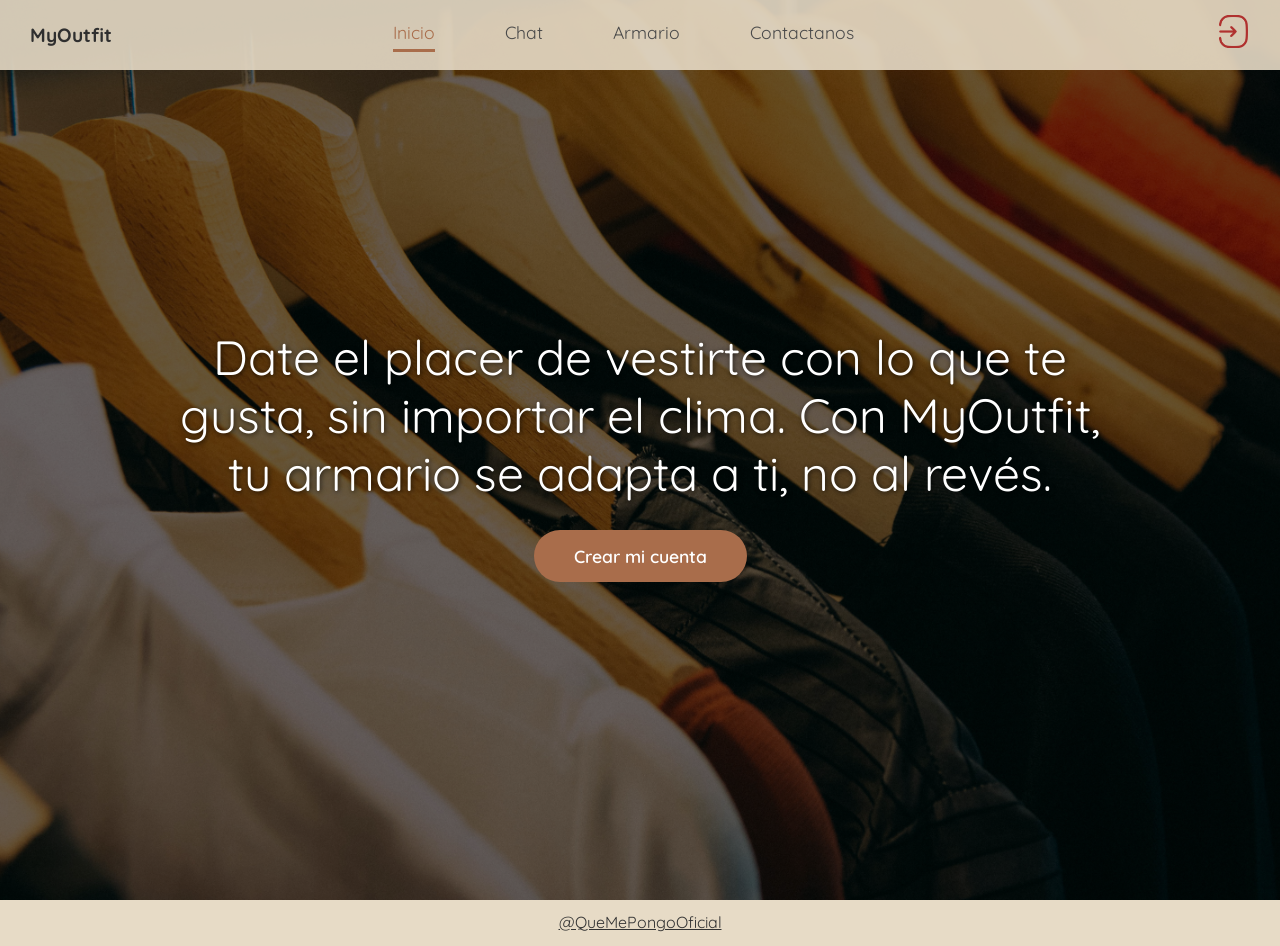
<file: wwwroot/index.html>
<!DOCTYPE html>
<html lang="es">
<head>
    <meta charset="UTF-8">
    <title>MyOutfit</title>
    <link rel="stylesheet" href="style.css">
</head>
<body>
    <header>
        <div class="logo">MyOutfit</div>
        <nav class="main-nav">
            <a href="/index.html" class="active">Inicio</a>
            <a href="chat.html">Chat</a>
            <a href="armario.html">Armario</a>
            <a href="#">Contactanos</a>
        </nav>
        <div>
            <a href="login.html"><img src="img/login.png" alt="Iniciar Sesión" height="33" /></a>
        </div>
    </header>

    <main class="hero-section">
        <div class="slogan-container">
            <p class="slogan-text">
                Date el placer de vestirte con lo que te gusta, sin importar el clima. Con MyOutfit, tu armario se adapta a ti, no al revés.
            </p>
                <a href="register.html" class="btn btn-primary">Crear mi cuenta</a>
        </div> 
    </main>

    <footer>
        <p>@QueMePongoOficial</p>
    </footer>

</body>
</html>
</file>
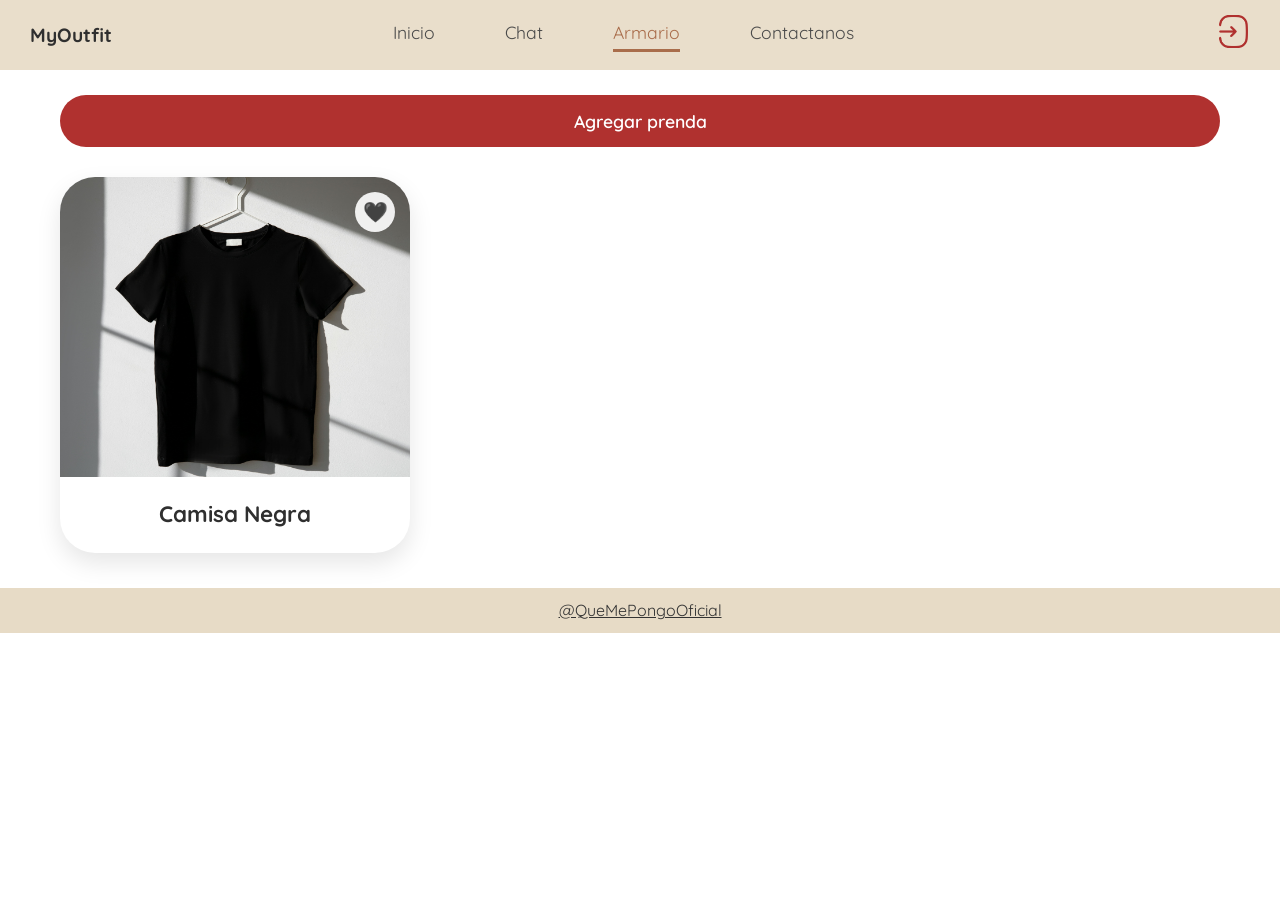
<file: wwwroot/armario.html>
<!DOCTYPE html>
<html lang="es">
<head>
  <meta charset="UTF-8">
  <title>Armario</title>
  <link rel="stylesheet" href="style.css"> 
  <link rel="stylesheet" href="armario.css"> 
</head>
<body>
    <header>
        <div class="logo">MyOutfit</div>
         <nav class="main-nav">
            <a href="/index.html">Inicio</a>
            <a href="chat.html">Chat</a>
            <a href="armario.html" class="active">Armario</a>
            <a href="#">Contactanos</a>
        </nav>
        <div>
            <a href="login.html"><img src="img/login.png" alt="Iniciar Sesión" height="33" /></a>
        </div>
    </header>

  <main class="outfits-section">
    <button class="btn btn-secondary add-btn">Agregar prenda</button>
  <div class="outfit-card">
    <div class="favorite-icon">🖤</div>
    <img src="img/blackshirt.jpg" alt="Camisa Negra">
    <div class="outfit-details">
        <h3>Camisa Negra</h3>
    </div>
  </div>
</main>


   <footer>
        <p>@QueMePongoOficial</p>
    </footer>

</body>
</html>
</file>
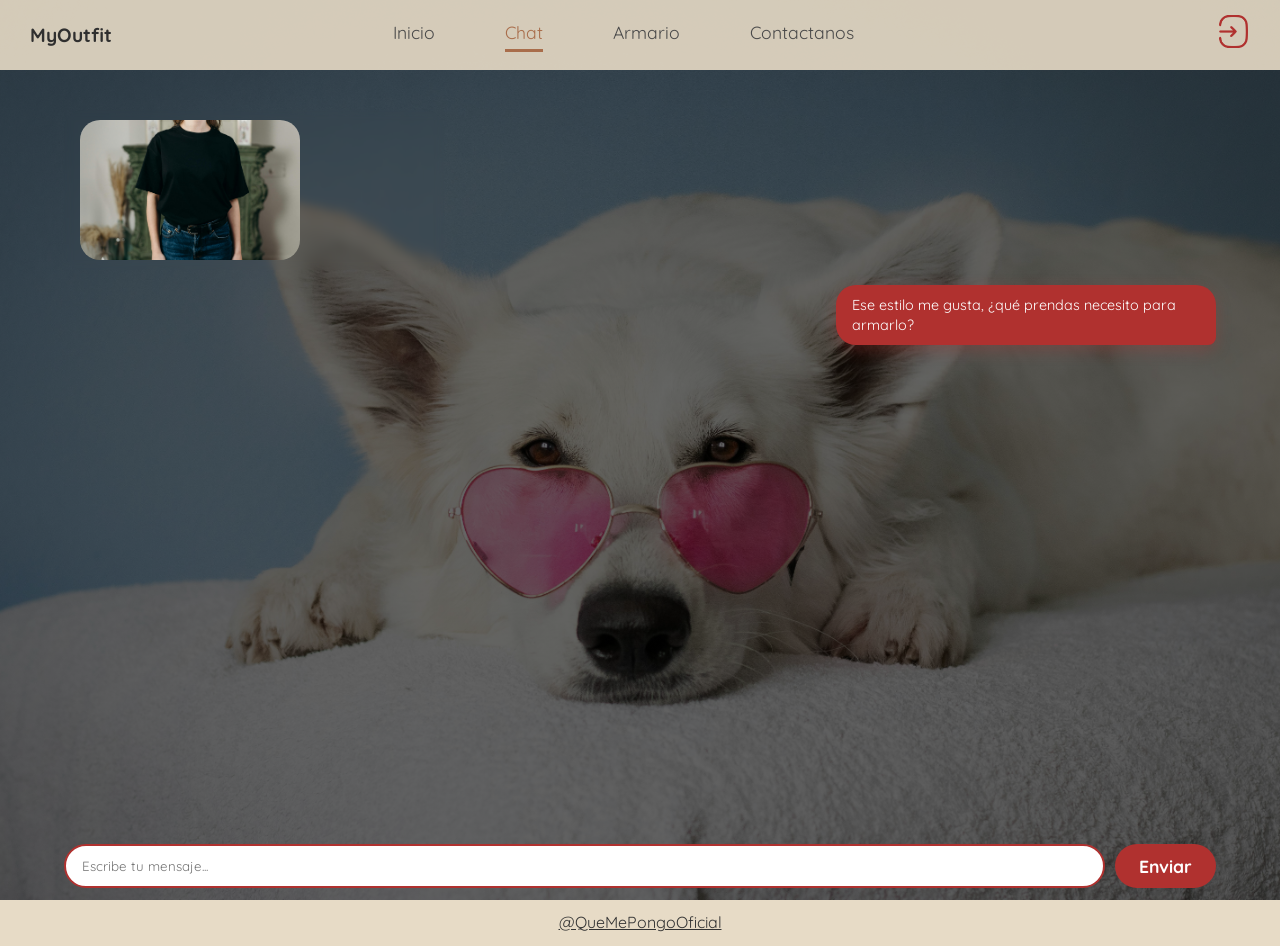
<file: wwwroot/chat.html>
<!DOCTYPE html>
<html lang="es">
<head>
  <meta charset="UTF-8">
  <title>Armario</title>
  <link rel="stylesheet" href="style.css"> 
  <link rel="stylesheet" href="chat.css"> 
</head>
<body class="body_chat">
    <header>
        <div class="logo">MyOutfit</div>
         <nav class="main-nav">
            <a href="/index.html">Inicio</a>
            <a href="chat.html" class="active">Chat</a>
            <a href="armario.html">Armario</a>
            <a href="#">Contactanos</a>
        </nav>
        <div>
            <a href="login.html"><img src="img/login.png" alt="Iniciar Sesión" height="33" /></a>
        </div>
    </header>

 <main class="chat-section">

  <div class="chat-container">

    <div class="chat-messages">

      <div class="message bot">
        <img src="img/outfit.jpg" alt="Outfit sugerido">
      </div>

      <div class="message user">
        Ese estilo me gusta, ¿qué prendas necesito para armarlo?
      </div>

    </div>

    <div class="chat-input">
      <input type="text" placeholder="Escribe tu mensaje...">
      <button class="btn btn-primary">Enviar</button>
    </div>

  </div>

</main>


   <footer>
        <p>@QueMePongoOficial</p>
    </footer>

</body>
</html>
</file>
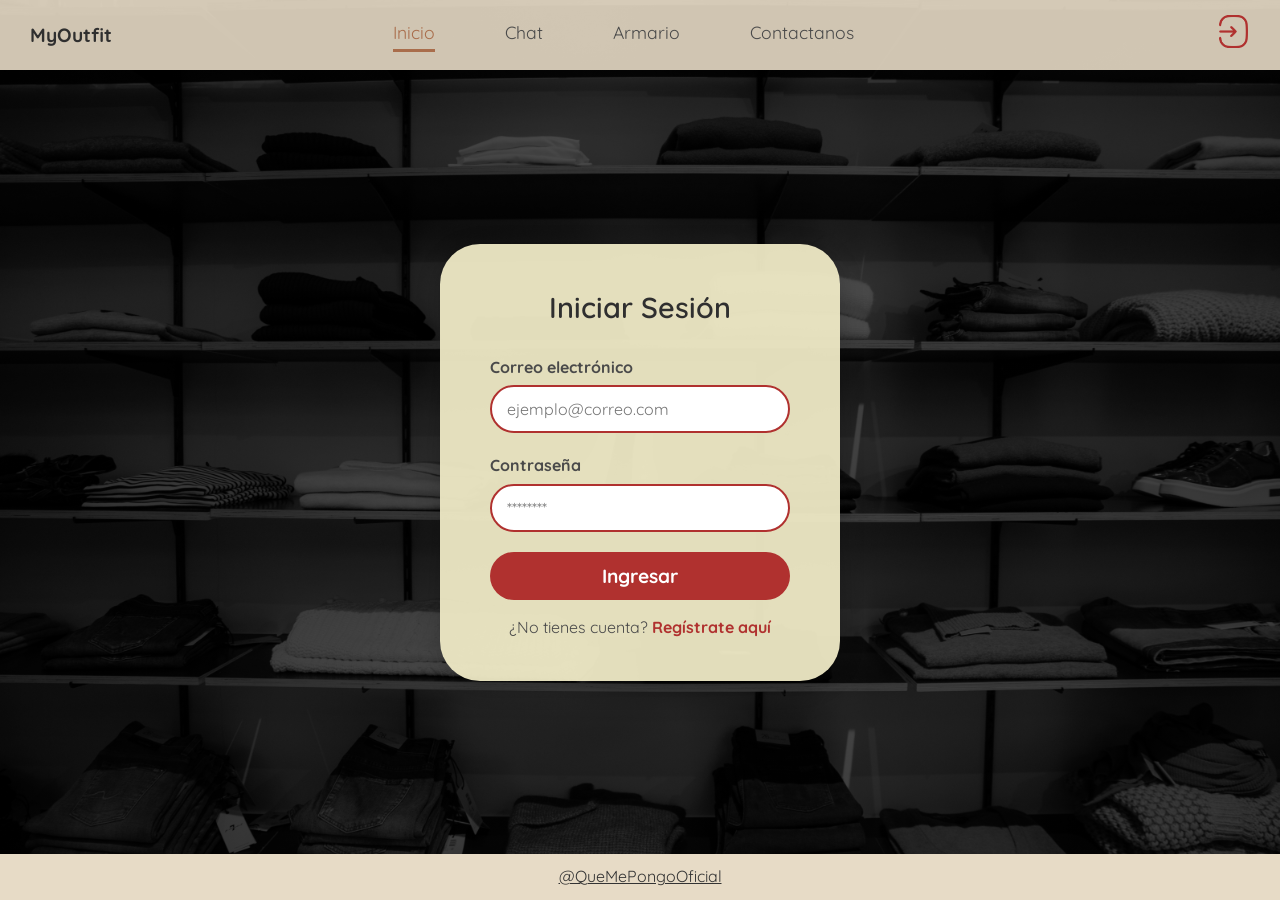
<file: wwwroot/login.html>
<!DOCTYPE html>
<html lang="es">
<head>
    <meta charset="UTF-8">
    <title>Login</title>
    <link rel="stylesheet" href="style.css"> 
    <link rel="stylesheet" href="login.css">
</head>
<body class="body_login">

    <header>
        <div class="logo">MyOutfit</div>
        <nav class="main-nav">
            <a href="/index.html" class="active">Inicio</a>
            <a href="chat.html">Chat</a>
            <a href="armario.html">Armario</a>
            <a href="#">Contactanos</a>
        </nav>
        <div>
            <a href="login.html"><img src="img/login.png" alt="Iniciar Sesión" height="33" /></a>
        </div>
    </header>

    <main class="login-container">
        <div class="login-card">
            <h2>Iniciar Sesión</h2>
            <form action="/api/users/login" method="post">
                <div class="form-group">
                    <label for="email">Correo electrónico</label>
                    <input type="email" name="email" required placeholder="ejemplo@correo.com">
                </div>
                <div class="form-group">
                    <label for="password">Contraseña</label>
                    <input type="password" name="password" required placeholder="********">
                </div>
                <button type="submit" class="btn-login">Ingresar</button>
                <p class="register-link">¿No tienes cuenta? <a href="register.html">Regístrate aquí</a></p>
            </form>
        </div>
    </main>

      <footer>
        <p>@QueMePongoOficial</p>
    </footer>

</body>
</html>
</file>
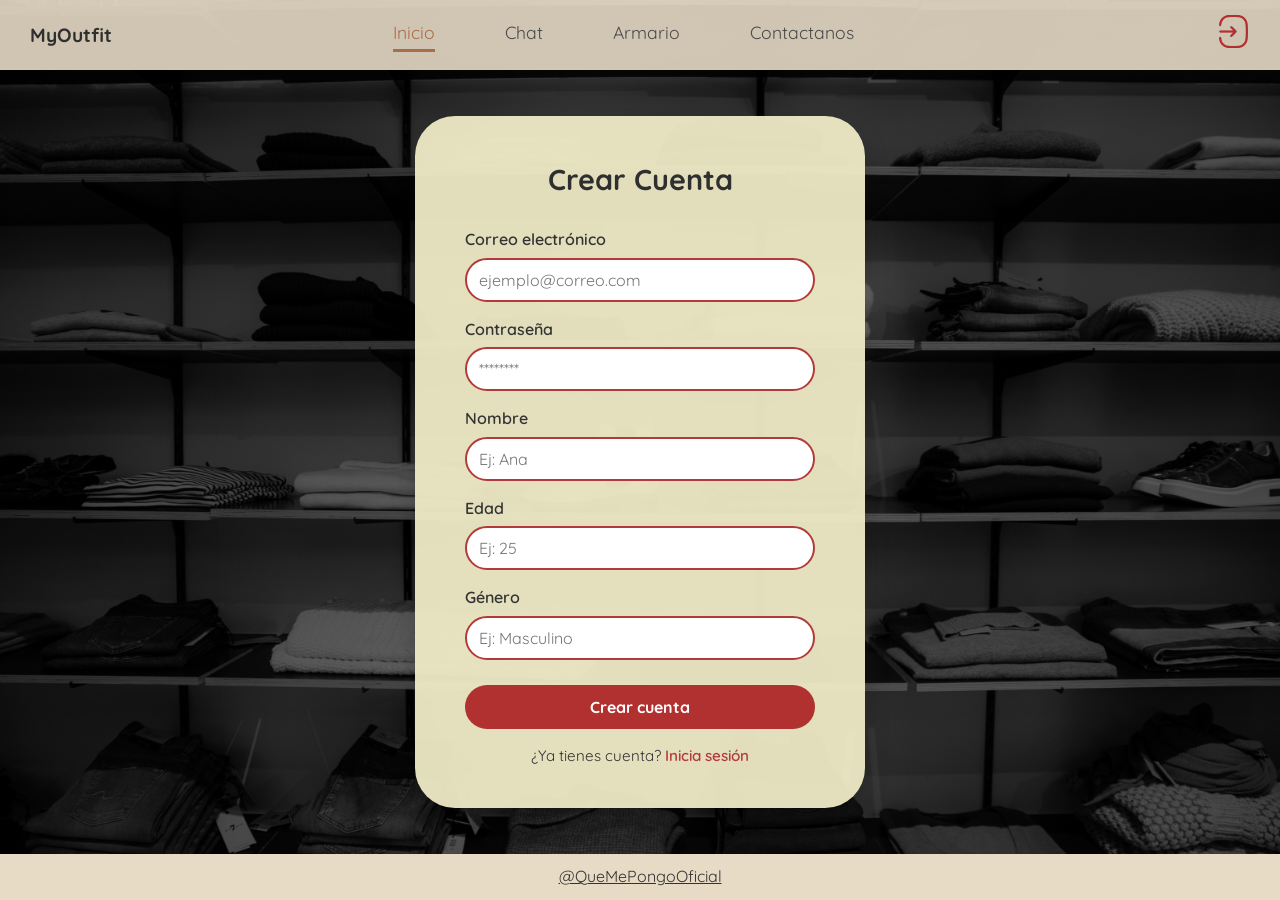
<file: wwwroot/register.html>
<!DOCTYPE html>
<html lang="es">
<head>
    <meta charset="UTF-8">
    <title>Registro</title>
    <link rel="stylesheet" href="style.css"> 
    <link rel="stylesheet" href="register.css">
</head>
<body class="body_registro">

    <header>
        <div class="logo">MyOutfit</div>
         <nav class="main-nav">
            <a href="/index.html" class="active">Inicio</a>
            <a href="chat.html">Chat</a>
            <a href="armario.html">Armario</a>
            <a href="#">Contactanos</a>
        </nav>
        <div>
            <a href="login.html"><img src="img/login.png" alt="Iniciar Sesión" height="33" /></a>
        </div>
    </header>

    <main class="registro-container">
        <div class="registro-card">
            <h2>Crear Cuenta</h2>

            <form action="/api/users/register" method="post">

                     <div class="form-group">
                    <label for="correo">Correo electrónico</label>
                    <input type="email" id="correo" name="Email" required placeholder="ejemplo@correo.com">
                </div>

                <div class="form-group">
                    <label for="password">Contraseña</label>
                    <input type="password" name="Password" required minlength="6" placeholder="********">
                </div>

                <div class="form-group">
                    <label for="nombre">Nombre</label>
                    <input type="text" name="Username" required placeholder="Ej: Ana">
                </div>

                <div class="form-group">
                    <label for="edad">Edad</label>
                    <input type="number" name="Age" required placeholder="Ej: 25">
                </div>

                <div class="form-group">
                    <label for="genero">Género</label>
                    <input type="text" name="Gender" required placeholder="Ej: Masculino">
                </div>

                <button type="submit" class="btn-registrar">Crear cuenta</button>

                <p class="registro-link">¿Ya tienes cuenta? <a href="login.html">Inicia sesión</a></p>
            </form>
        </div>
    </main>

   <footer>
        <p>@QueMePongoOficial</p>
    </footer>

</body>
</html>
</file>
<file: wwwroot/style.css>
@import url('https://fonts.googleapis.com/css2?family=Quicksand:wght@400;600&display=swap');


* {
    margin: 0;
    padding: 0;
    box-sizing: border-box;
    font-family: inherit;
}

.btn {
    text-decoration: none;
}

body {
    font-family: 'Quicksand', sans-serif;
    color: #333;
    line-height: 1.6;
}


/* Header */
header {
    display: flex;
    align-items: center;
    position: absolute;
    width: 100%;
    z-index: 10;
    background-color: rgba(231, 219, 198, 0.9);
    min-height: 70px;
    padding: 0 30px;
}

.logo {
    position: absolute;
    font-size: 1.2em;
    font-weight: bold;
    color: #2f2f2f;
}

/* Navigation */
.main-nav {
    display: flex;
    gap: 30px;
    margin: 0 auto;
}

 .main-nav a {
        text-decoration: none;
        color: #4A4A4A;
        font-size: 1.1em;
        margin: 0 20px;
        padding-bottom: 5px;
        position: relative;
        transition: color 0.3s;
    }


 .main-nav a.active {
            color: #A96D4B;
        }

            .main-nav a.active::after {
                content: '';
                position: absolute;
                left: 0;
                bottom: 0;
                width: 100%;
                height: 3px;
                background-color: #A96D4B;
            }


.hero-section {
    height: 100vh;
    width: 100%;
    background-image: linear-gradient(rgba(0, 0, 0, 0.6), rgba(0, 0, 0, 0.6)), url('img/clothes.jpg');
    background-size: cover;
    background-position: center;
    display: flex;
    flex-direction: column;
    justify-content: center;
    align-items: center;
    text-align: center;
}

.slogan-container {
    color: white;
}


.slogan-text {
    font-family: 'Quicksand', sans-serif;
    font-size: 3rem;
    font-weight: 400;
    line-height: 1.2;
    margin-bottom: 40px;
    text-shadow: 1px 1px 5px rgba(0, 0, 0, 0.7);
    max-width: 950px;  
}


/* Botones */
.btn {
    padding: 15px 40px;
    font-size: 1.1rem;
    font-weight: 600;
    border: none;
    border-radius: 30px;
    cursor: pointer;
    transition: all 0.3s ease;
}

.btn-primary {
    background-color: #A96D4B;
    color: white;
}

.btn-primary:hover {
    background-color: #8c583c;
    transform: translateY(-3px);
    box-shadow: 0 10px 20px rgba(0, 0, 0, 0.2);
}

.btn-primary:active {
    transform: translateY(0);
    box-shadow: none;
}

.btn-secondary {
    background-color: #B0312F;
    color: white;
}

.btn-secondary:hover {
    background-color: #8E2624;
    transform: translateY(-3px);
    box-shadow: 0 10px 20px rgba(0, 0, 0, 0.2);
}

.btn-secondary:active {
    transform: translateY(0);
    box-shadow: none;
}


/* Footer */
footer {
    position: relative;
    padding: 10px;
    text-align: center;
    background-color: #E7DBC6;
    text-decoration: underline;
}
</file>
<file: wwwroot/armario.css>
@import url('https://fonts.googleapis.com/css2?family=Quicksand:wght@400;600&display=swap');

body {
    font-family: 'Quicksand', sans-serif;
    color: #333;
    line-height: 1.6;
}

button {
    font-family: inherit;
}

.outfits-section {
    padding: 95px 20px 35px; 
    max-width: 1200px;
    margin: 0 auto;
    display: grid;
    grid-template-columns: repeat(auto-fit, minmax(280px, 1fr));
    gap: 30px;
}

.add-btn {
    grid-column: 1 / -1;
}

.outfit-card {
    position: relative;
    background-color: #fff;
    border-radius: 35px;
    overflow: hidden;
    box-shadow: 0 10px 25px rgba(0, 0, 0, 0.1);
    transition: transform 0.3s ease, box-shadow 0.3s ease;
    width: 350px; 
}

.outfit-card:hover {
    transform: translateY(-8px);
    box-shadow: 0 15px 35px rgba(0, 0, 0, 0.2);
}

.outfit-card img {
    width: 100%;
    height: 300px; 
    object-fit: cover;
    display: block;
}

.outfit-details {
    padding: 20px;
    text-align: center;
}

.outfit-details h3 {
    font-size: 1.4rem;
    color: #2f2f2f;
}

.favorite-icon {
    position: absolute;
    top: 15px;
    right: 15px;

    background: rgba(255, 255, 255, 0.9);
    width: 40px;
    height: 40px;
    border-radius: 50%;

    display: flex;
    align-items: center;
    justify-content: center;

    font-size: 20px;
    cursor: pointer;
    transition: transform 0.2s ease, background 0.2s ease;
}

.favorite-icon:hover {
    transform: scale(1.1);
    background: white;
}

.btn-outfit:hover {
    background-color: #8c583c;
}
</file>
<file: wwwroot/chat.css>
.body_chat {
    font-family: 'Quicksand', sans-serif;
    height: 100vh;
    width: 100%;
    background-image: linear-gradient(rgba(0, 0, 0, 0.6), rgba(0, 0, 0, 0.6)), url('img/chat.jpg');
    background-size: cover;
    background-position: center;
    background-repeat: no-repeat;
}

/* CONTENEDOR GENERAL */
.chat-section {
    height: 100vh;
    padding-top: 90px;
    display: flex;
    flex-direction: column;
}

/* CONTENEDOR INTERNO */
.chat-container {
    flex: 1;
    display: flex;
    flex-direction: column;
}

/* MENSAJES */
.chat-messages {
    flex: 1;
    padding: 20px 5%;
    display: flex;
    flex-direction: column;
    gap: 15px;
    overflow-y: auto;
}

/* BURBUJAS */
.message {
    max-width: 380px;
    padding: 10px 16px;
    border-radius: 20px;
    font-size: 0.9rem;
    line-height: 1.4;
    backdrop-filter: blur(4px);
}

/* MENSAJE SOLO IMAGEN */
.message.image-only {
    background: none;
    padding: 0;
    max-width: none;
    backdrop-filter: none;
}

/* IMAGEN DEL BOT */
.message.bot img {
    max-width: 220px;
    border-radius: 20px;
    display: block;
}

/* USER */
.message.user {
    background-color: #B0312F;
    color: white;
    align-self: flex-end;
    border-bottom-right-radius: 8px;
    box-shadow: 0 5px 15px rgba(176,49,47,0.3);
}

/* INPUT ABAJO */
.chat-input {
    display: flex;
    padding: 12px 5%;
    gap: 10px;
}

/* INPUT */
.chat-input input {
    flex: 1;
    padding: 12px 16px;
    border-radius: 30px;
    border: 2px solid #B0312F;
    outline: none;
    font-family: inherit;
}

.chat-input input:focus {
    border-color: #635F4F;
}

/* BOTÓN */
.chat-input .btn {
    background-color: #B0312F;
    color: white;
    border: none;
    border-radius: 30px;
    padding: 10px 24px;
    font-weight: bold;
    cursor: pointer;
    transition: all 0.3s ease;
}

.chat-input .btn:hover {
    background-color: #8E2624;
    transform: translateY(-2px);
}
</file>
<file: wwwroot/login.css>
@import url('https://fonts.googleapis.com/css2?family=Quicksand:wght@400;600&display=swap');

body {
    font-family: 'Quicksand', sans-serif;
    color: #333;
    line-height: 1.6;
}

.body_login {
    background-image: linear-gradient(rgba(0, 0, 0, 0.7), rgba(0, 0, 0, 0.7)), url('img/closet.jpg');
    background-size: cover;
    background-position: center;
    display: flex;
    flex-direction: column;
    min-height: 100vh;
}

.login-container {
    padding-top: 100px; 
    padding-bottom: 30px;
    flex: 1;
    display: flex;
    justify-content: center;
    align-items: center;
}

.login-card {
    background-color: rgba(239, 233, 198, 0.95);
    padding: 40px 50px;
    border-radius: 40px;
    box-shadow: 0 5px 25px rgba(0, 0, 0, 0.2);
    max-width: 400px;
    width: 90%;
    text-align: center;
}

    .login-card h2 {
        color: #2f2f2f;
        margin-bottom: 25px;
        font-size: 1.8rem;
        font-weight: 600;
    }

.form-group {
    margin-bottom: 20px;
    text-align: left;
}

    .form-group label {
        display: block;
        font-weight: bold;
        margin-bottom: 5px;
        color: #4A4A4A;
    }

    .form-group input {
        width: 100%;
        padding: 12px 15px;
        border-radius: 25px;
        border: 2px solid #B0312F;
        font-size: 1rem;
        outline: none;
        transition: border-color 0.3s;
    }

        .form-group input:focus {
            border-color: #635F4F;
        }

.btn-login {
    width: 100%;
    padding: 12px;
    background-color: #B0312F;
    color: white;
    border: none;
    border-radius: 25px;
    font-size: 1.2rem;
    font-weight: bold;
    cursor: pointer;
    transition: background-color 0.3s, transform 0.2s;
}

    .btn-login:hover {
        background-color: #8E2624;
        box-shadow: 0 10px 20px rgba(0, 0, 0, 0.2);
    }

.register-link {
    margin-top: 15px;
    color: #4A4A4A;
}

    .register-link a {
        color: #B0312F;
        text-decoration: none;
        font-weight: bold;
    }

        .register-link a:hover {
            text-decoration: underline;
        }
</file>
<file: wwwroot/register.css>
@import url('https://fonts.googleapis.com/css2?family=Quicksand:wght@400;600&display=swap');

body {
    font-family: 'Quicksand', sans-serif;
    color: #333;
    line-height: 1.6;
}

.body_registro {
    background-image: linear-gradient(rgba(0, 0, 0, 0.6), rgba(0, 0, 0, 0.6)), url('img/closet.jpg');
    background-size: cover;
    background-position: center;
    min-height: 100vh;
    display: flex;
    flex-direction: column;
}

/* Contenedor principal */
.registro-container {
    padding-top: 100px; 
    padding-bottom: 30px;
    flex: 1;
    display: flex;
    justify-content: center;
    align-items: center;
}

/* Tarjeta */
.registro-card {
    background-color: rgba(239, 233, 198, 0.95);
    padding: 40px 50px;
    border-radius: 40px;
    width: 100%;
    max-width: 450px;
    box-shadow: 0 6px 25px rgba(0, 0, 0, 0.2);
}

    .registro-card h2 {
        text-align: center;
        color: #2f2f2f;
        margin-bottom: 25px;
        font-size: 1.8rem;
    }

/* Campos */
.form-group {
    margin-bottom: 15px;
}

    .form-group label {
        font-weight: 600;
        margin-bottom: 5px;
        display: block;
        color: #333;
    }

    .form-group input,
    .form-group select {
        width: 100%;
        padding: 10px 12px;
        border-radius: 25px;
        border: 2px solid #b33a3a;
        outline: none;
        font-size: 1rem;
        transition: all 0.3s ease;
    }

        .form-group input:focus,
        .form-group select:focus {
            border-color: #912d2d;
        }

/* Botón */
.btn-registrar {
    background-color: #B0312F;
    color: white;
    border: none;
    width: 100%;
    padding: 12px;
    border-radius: 25px;
    font-weight: bold;
    cursor: pointer;
    font-size: 1rem;
    margin-top: 10px;
    transition: background 0.3s ease, transform 0.2s ease;
}

    .btn-registrar:hover {
        background-color: #8E2624;
        box-shadow: 0 10px 20px rgba(0, 0, 0, 0.2);
    }

/* Enlace inferior */
.registro-link {
    text-align: center;
    margin-top: 15px;
    font-size: 0.95rem;
}

    .registro-link a {
        color: #b33a3a;
        text-decoration: none;
        font-weight: 600;
    }

        .registro-link a:hover {
            text-decoration: underline;
        }
</file>
